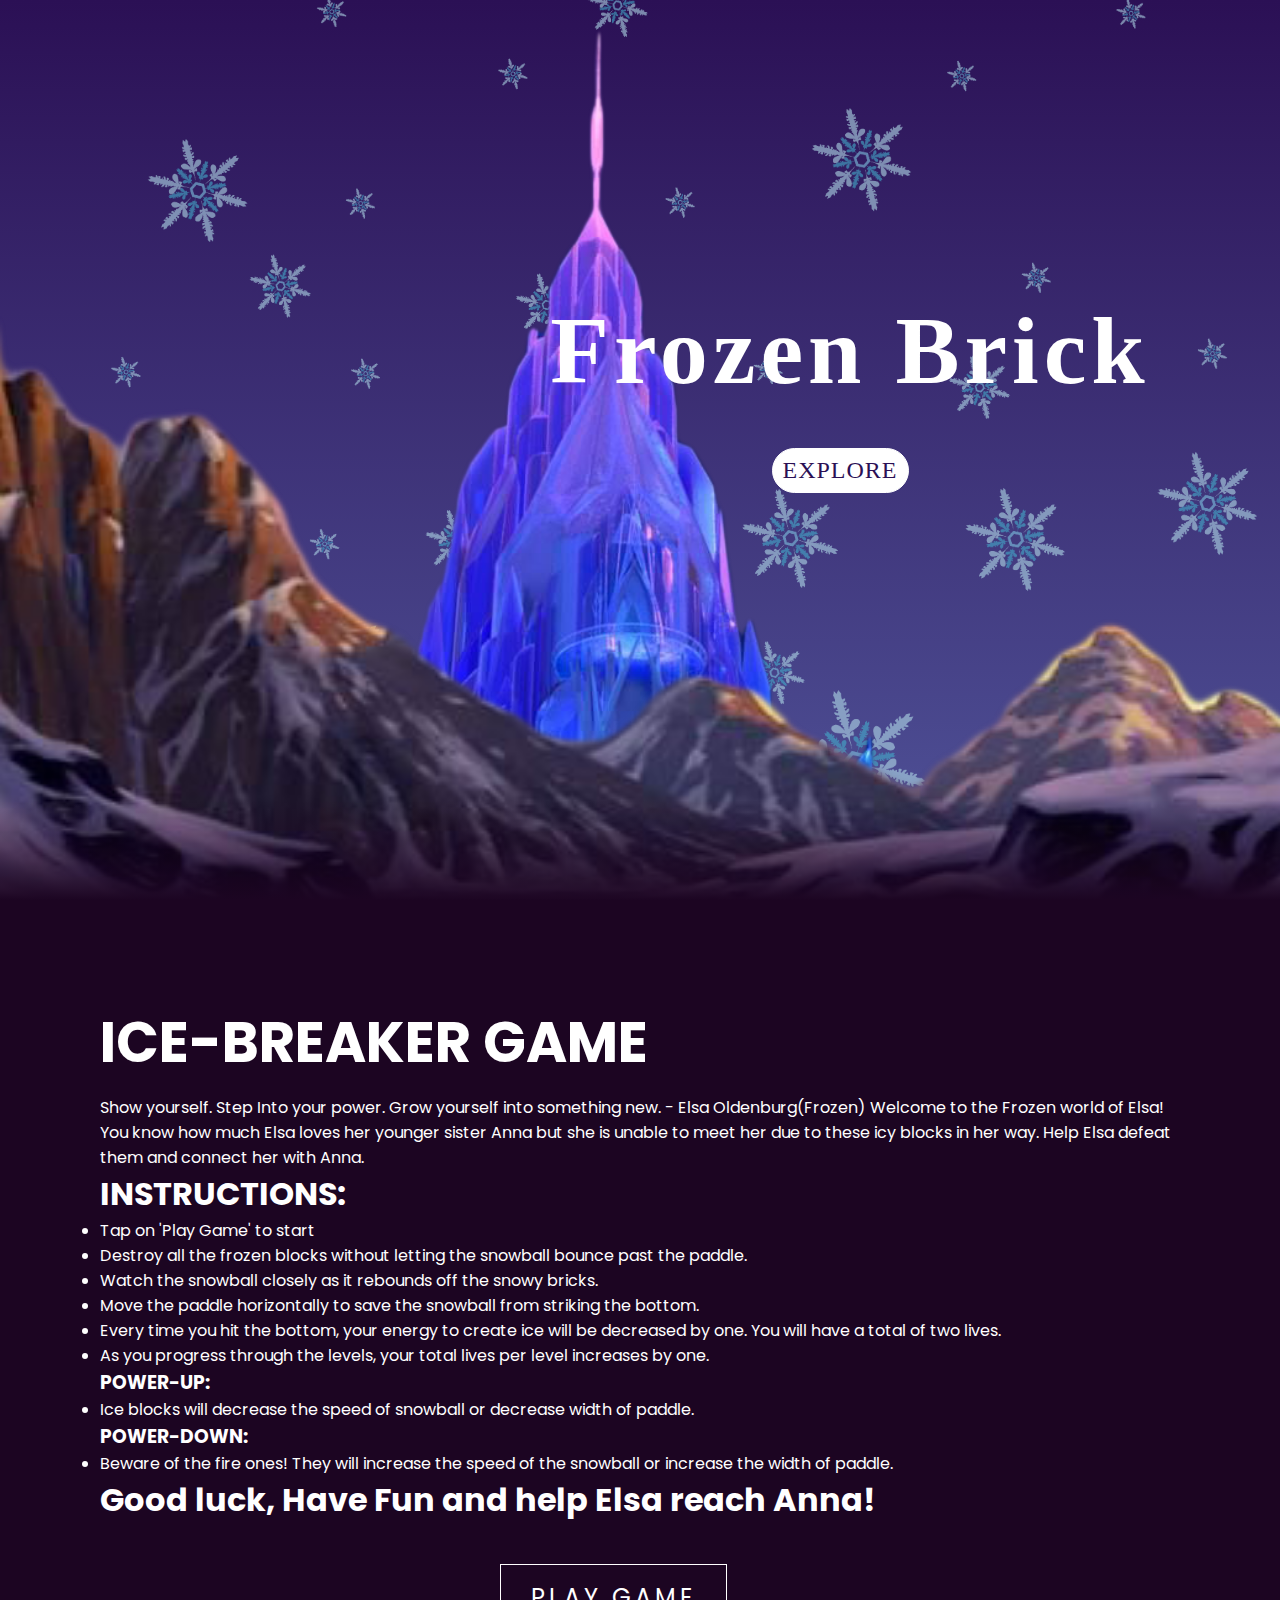
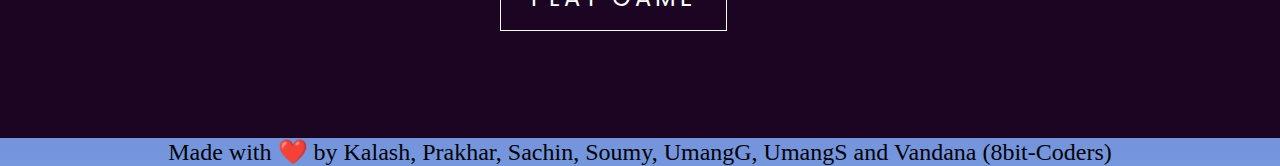
<file: index.html>
<!DOCTYPE html>
<html lang="en">

<head>
    <meta charset="UTF-8">
    <meta http-equiv="X-UA-Compatible" content="IE=edge">
    <meta name="viewport" content="width=header, initial-scale=1.0">
    <link rel="stylesheet" href="index.css">
    <title>GAME</title>
    <link rel="stylesheet" media="screen" href="https://fontlibrary.org//face/waltograph-disney" type="text/css"/>
</head>

<body>
    <div class="snowflakes" aria-hidden="true">
        
        <div class="snowflake">
        ❅
        </div>    
        <div class="snowflake">
        ❅
        </div>
        <div class="snowflake">
        ❆
        </div>
        <div class="snowflake">
        ❄
        </div>
        <div class="snowflake">
        ❅
        </div>
        <div class="snowflake">
        ❆
        </div>
        <div class="snowflake">
        ❄
        </div>
        <div class="snowflake">
        ❅
        </div>
        <div class="snowflake">
        ❆
        </div>
        <div class="snowflake">
        ❄
        </div>
      </div>
    <section>
        <audio id="start" src="sounds/start.mp3" muted></audio>
        <img src="imgs/hello2.png" class="stars" alt="">
        
        <h2 class="text">Frozen Brick</h2>
        <img src="imgs/baaa.png" class="back" alt="">
        <a  href="#se" class="btnn">Explore</a>
        <img src="imgs/frr.png" class="front" alt="">

    </section>

<div class="sec" id="se">
    <h2>ICE-BREAKER GAME</h2>
    <p>
        Show yourself. Step Into your power. Grow yourself into something new.

        - Elsa Oldenburg(Frozen)
        
        Welcome to the Frozen world of Elsa!
        
        You know how much Elsa loves her younger sister Anna but she is unable to meet her due to these icy blocks in her way. Help Elsa defeat them and connect her with Anna.</p>
        
          </p>
        <ul id="para">
            <h1>INSTRUCTIONS:</h1>
            <li> Tap on 'Play Game' to start</li>
            <li>Destroy all the frozen blocks without letting the snowball bounce past the paddle.</li>
            <li>Watch the snowball closely as it rebounds off the snowy bricks.</li>
            <li>Move the paddle horizontally to save the snowball from striking the bottom.</li>
            <li> Every time you hit the bottom, your energy to create ice will be decreased by one. You will have a total of two lives. </li>
            <li>As you progress through the levels, your total lives per level increases by one.</li>
            <h3>POWER-UP:</h3>
            <li>Ice blocks will decrease the speed of snowball or decrease width of paddle.</li>
            <h3>POWER-DOWN:</h3>
            <li>  Beware of the fire ones! They will increase the speed of the snowball or increase the width of paddle.</li>
            </ul>
          <h3 style="color:white;font-size:2rem"> Good luck, Have Fun and help Elsa reach Anna!</h3>
          <a href="game.html">
            <span></span>
            <span></span>
            <span></span>
            <span></span>
            Play Game
          </a>
</div>
<footer style=" text-align: center ;font-size: 1.5rem">Made with ❤️ by Kalash, Prakhar, Sachin, Soumy, UmangG, UmangS and Vandana (8bit-Coders)</footer>
<script src="js.js"></script>
</body>
</html>
</file>
<file: index.css>
@import url('https://fonts.googleapis.com/css2?family=Poppins:wght@300&display=swap');

* {
    margin: 0;
    padding: 0;
    box-sizing: border-box;
    scroll-behavior: smooth;
}

body {
 
    min-height: 100vh; 
    background: linear-gradient(#2b1055, #7597de);
    
}


section {
    position: relative;
    width: 100%;
    padding: 100px;
    height: 100vh;
    display: flex;
    justify-content: center;
    align-items:center;


    
    font-family: 'WaltographRegular';
    font-weight: 200;
    font-style: normal;
    letter-spacing: 5px;

}

section:before{
     content:'';
     position:absolute;
     bottom: 0;
     width:100%;
     height: 100px;
     background:linear-gradient(to top,#1c0522,transparent);
     z-index:1000; 
  
}






section img {
    position: absolute;
    left: 0;
    top: 0;
    width: 100%;
    height: 100%;
    object-fit: cover;
    pointer-events: none;
}


section img.front{
    z-index: 10;

}


.text{
    position: absolute;
    color:white;
    white-space: nowrap;
    font-size: 7.5vw;
    margin-left:420px;
    z-index: 9;
    transform:translateY(-100px);
    
}
.btnn{
    text-decoration: none;
    border-color: white;
    padding:8px 10px;
    border-radius: 40px;
    background: white;
    color: #2b1055;
    font-size: 1.5em;
    display: inline-block;
    z-index: 11;

       font-family: 'WaltographRegular';
    font-weight: lighter;
    font-style: normal;
    letter-spacing: 1px;

}
.sec{
    position: relative;
    padding: 100px;
    background: #1c0522;
    font-family: 'Poppins', sans-serif;
}
.sec h2{

font-size: 3.5em;
margin-bottom: 10px;
color:white;
}
.sec p{
    font-size: 1em;
    color:white;
}

ul{
    font-size: 1em;
    color:white;
}



a {
    position: relative;
    display: inline-block;
    padding: 15px 30px;
    margin-left: 400px;
    margin-top: 40px;
    color: white;
    border:1px solid white;
    text-transform: uppercase;
    letter-spacing: 4px;
    text-decoration: none;
    font-size: 24px;
    overflow: hidden;
    transition: 0.2s;
}

/* #2196f3 */

a:hover {
    color: #255784;
    background: white;
    box-shadow: 0 0 10px white, 0 0 10px white, 0 0 10px white;
    transition-delay: 1s;
}


a span {
    position: absolute;
    display: block;
}




a span:nth-child(1) {
    top: 0;
    left: -100%;
    width: 100%;
    height: 2px;
    background: linear-gradient(90deg, transparent, white);
}



a:hover span:nth-child(1) {
    left: 100%;
    transition: 1s;
}


a span:nth-child(3) {
    bottom: 0;
    right: -100%;
    width: 100%;
    height: 2px;
    background: linear-gradient(270deg, transparent, white);
}

a:hover span:nth-child(3) {
    right: 100%;
    transition: 1s;
    transition-delay: 0.5s;
}



a span:nth-child(2) {
    top: -100%;
    right: 0;
    width: 2px;
    height: 100%;
    background: linear-gradient(180deg, transparent, white);
}

a:hover span:nth-child(2) {
    top: 100%;
    transition: 1s;
    transition-delay: 0.25s;
}



a span:nth-child(4) {
    bottom: -100%;
    left: 0;
    width: 2px;
    height: 100%;
    background: linear-gradient(360deg, transparent, white);
}

a:hover span:nth-child(4) {
    bottom: 100%;
    transition: 1s;
    transition-delay: 0.75s;
}

/* h2 {
    max-width: 300px;
} */

.stars{
    opacity: 0.6;
    max-width: auto;
    height: 100%;  
}

@-webkit-keyframes snowflakes-fall{0%{top:-10%}100%{top:100%}}@-webkit-keyframes snowflakes-shake{0%{-webkit-transform:translateX(0px);transform:translateX(0px)}50%{-webkit-transform:translateX(80px);transform:translateX(80px)}100%{-webkit-transform:translateX(0px);transform:translateX(0px)}}@keyframes snowflakes-fall{0%{top:-10%}100%{top:100%}}@keyframes snowflakes-shake{0%{transform:translateX(0px)}50%{transform:translateX(80px)}100%{transform:translateX(0px)}}.snowflake{position:fixed;top:-10%;z-index:9999;-webkit-user-select:none;-moz-user-select:none;-ms-user-select:none;user-select:none;cursor:default;-webkit-animation-name:snowflakes-fall,snowflakes-shake;-webkit-animation-duration:10s,3s;-webkit-animation-timing-function:linear,ease-in-out;-webkit-animation-iteration-count:infinite,infinite;-webkit-animation-play-state:running,running;animation-name:snowflakes-fall,snowflakes-shake;animation-duration:10s,3s;animation-timing-function:linear,ease-in-out;animation-iteration-count:infinite,infinite;animation-play-state:running,running}.snowflake:nth-of-type(0){left:1%;-webkit-animation-delay:0s,0s;animation-delay:0s,0s}.snowflake:nth-of-type(1){left:10%;-webkit-animation-delay:1s,1s;animation-delay:1s,1s}.snowflake:nth-of-type(2){left:20%;-webkit-animation-delay:6s,.5s;animation-delay:6s,.5s}.snowflake:nth-of-type(3){left:30%;-webkit-animation-delay:4s,2s;animation-delay:4s,2s}.snowflake:nth-of-type(4){left:40%;-webkit-animation-delay:2s,2s;animation-delay:2s,2s}.snowflake:nth-of-type(5){left:50%;-webkit-animation-delay:8s,3s;animation-delay:8s,3s}.snowflake:nth-of-type(6){left:60%;-webkit-animation-delay:6s,2s;animation-delay:6s,2s}.snowflake:nth-of-type(7){left:70%;-webkit-animation-delay:2.5s,1s;animation-delay:2.5s,1s}.snowflake:nth-of-type(8){left:80%;-webkit-animation-delay:1s,0s;animation-delay:1s,0s}.snowflake:nth-of-type(9){left:90%;-webkit-animation-delay:3s,1.5s;animation-delay:3s,1.5s}
/* Demo Purpose Only*/
.demo {
    font-family: 'Raleway', sans-serif;
    color:#fff !important;
    display: block;
    margin: 0 auto;
    padding: 15px 0;
    text-align: center;
}
.demo a{
    font-family: 'Raleway', sans-serif;
    color: #000;		
}

.snowflake {
    color: #fff;
    font-size: 2em;
    font-family: Arial;
    text-shadow: 0 0 1px #000;
}
</file>
